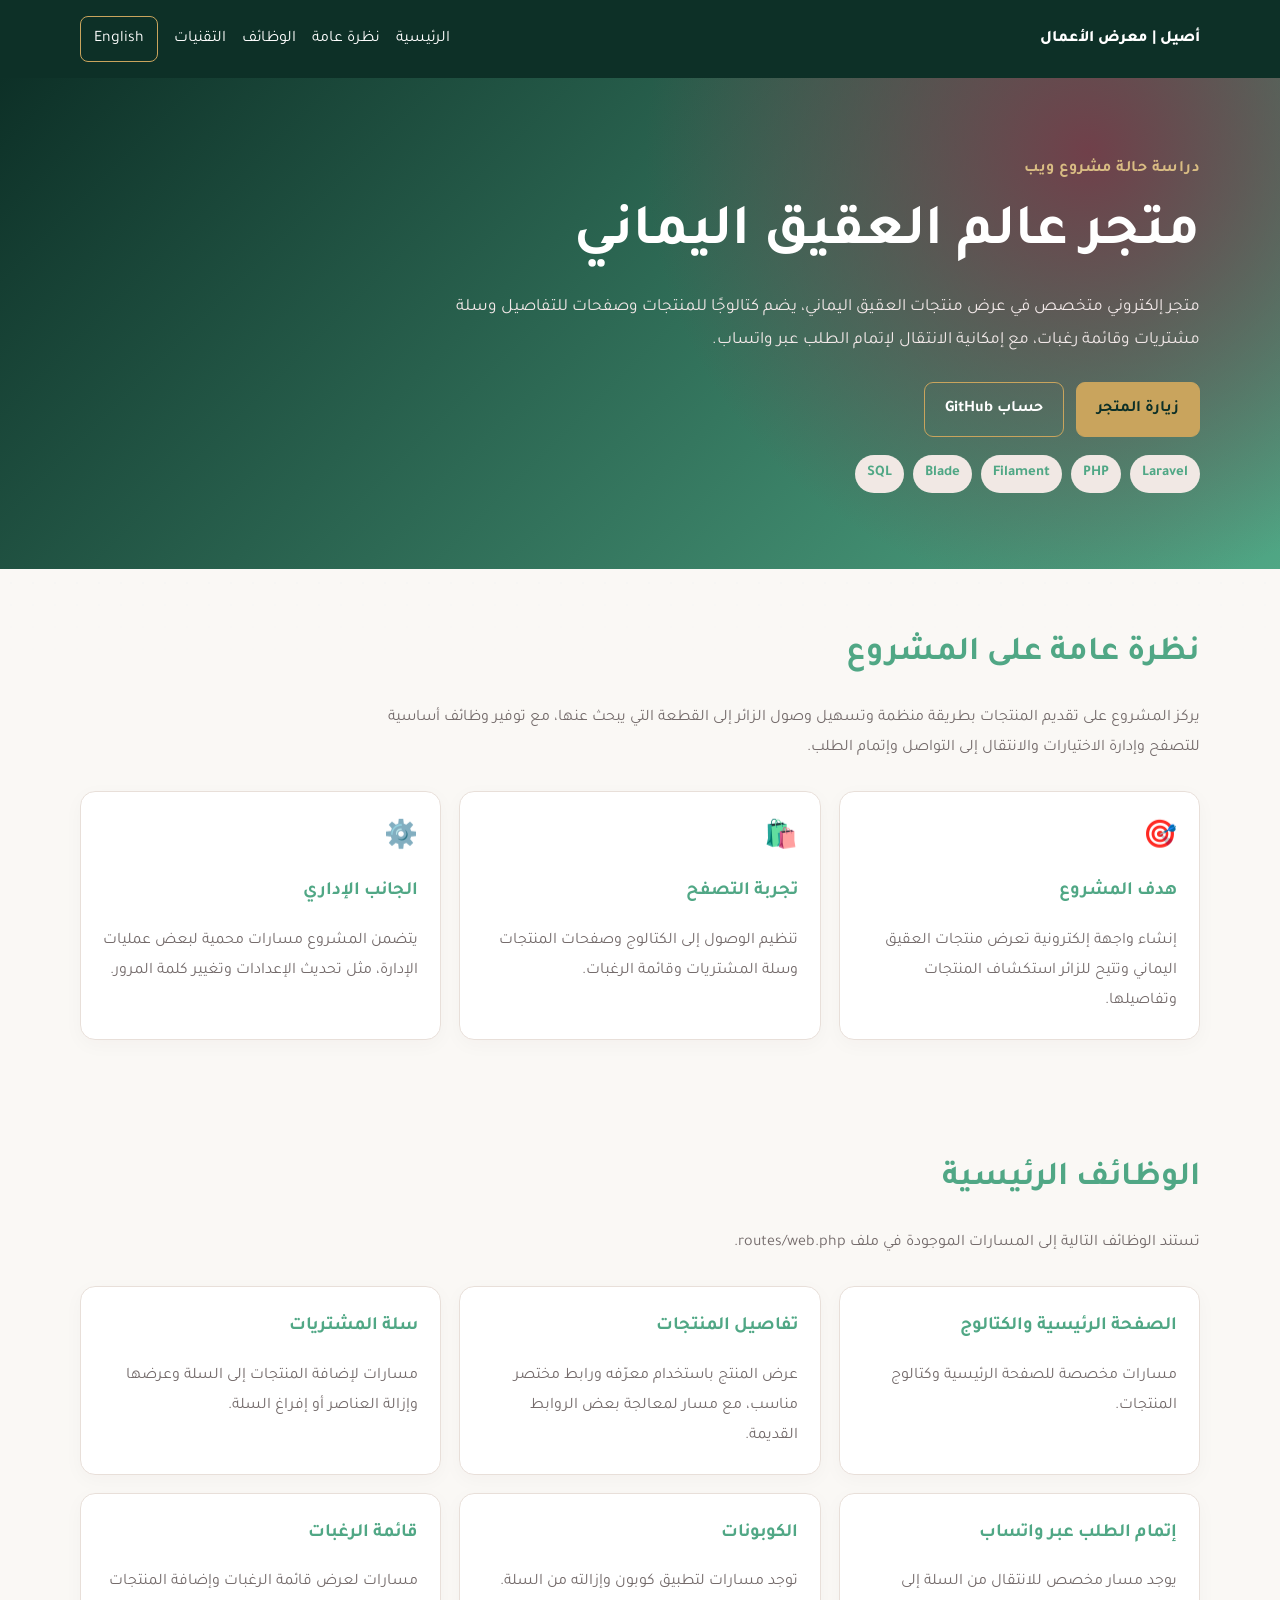
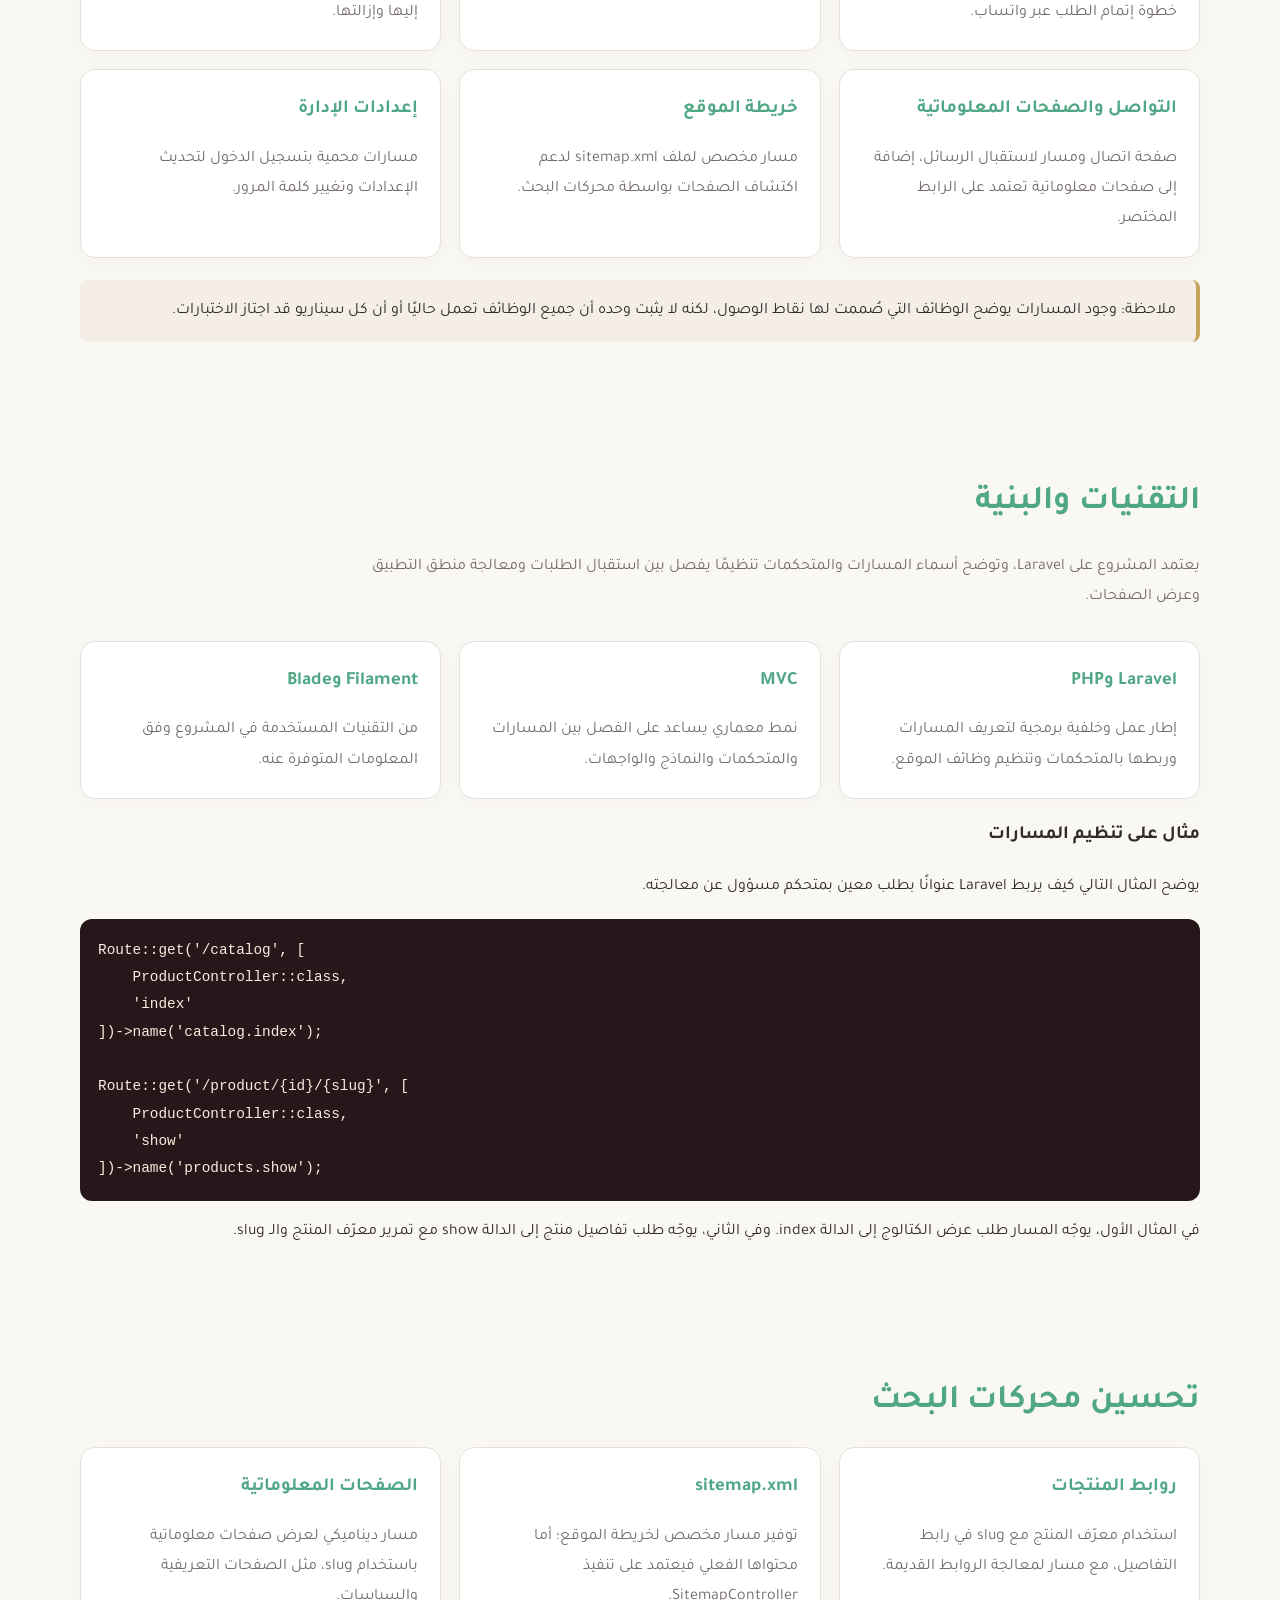
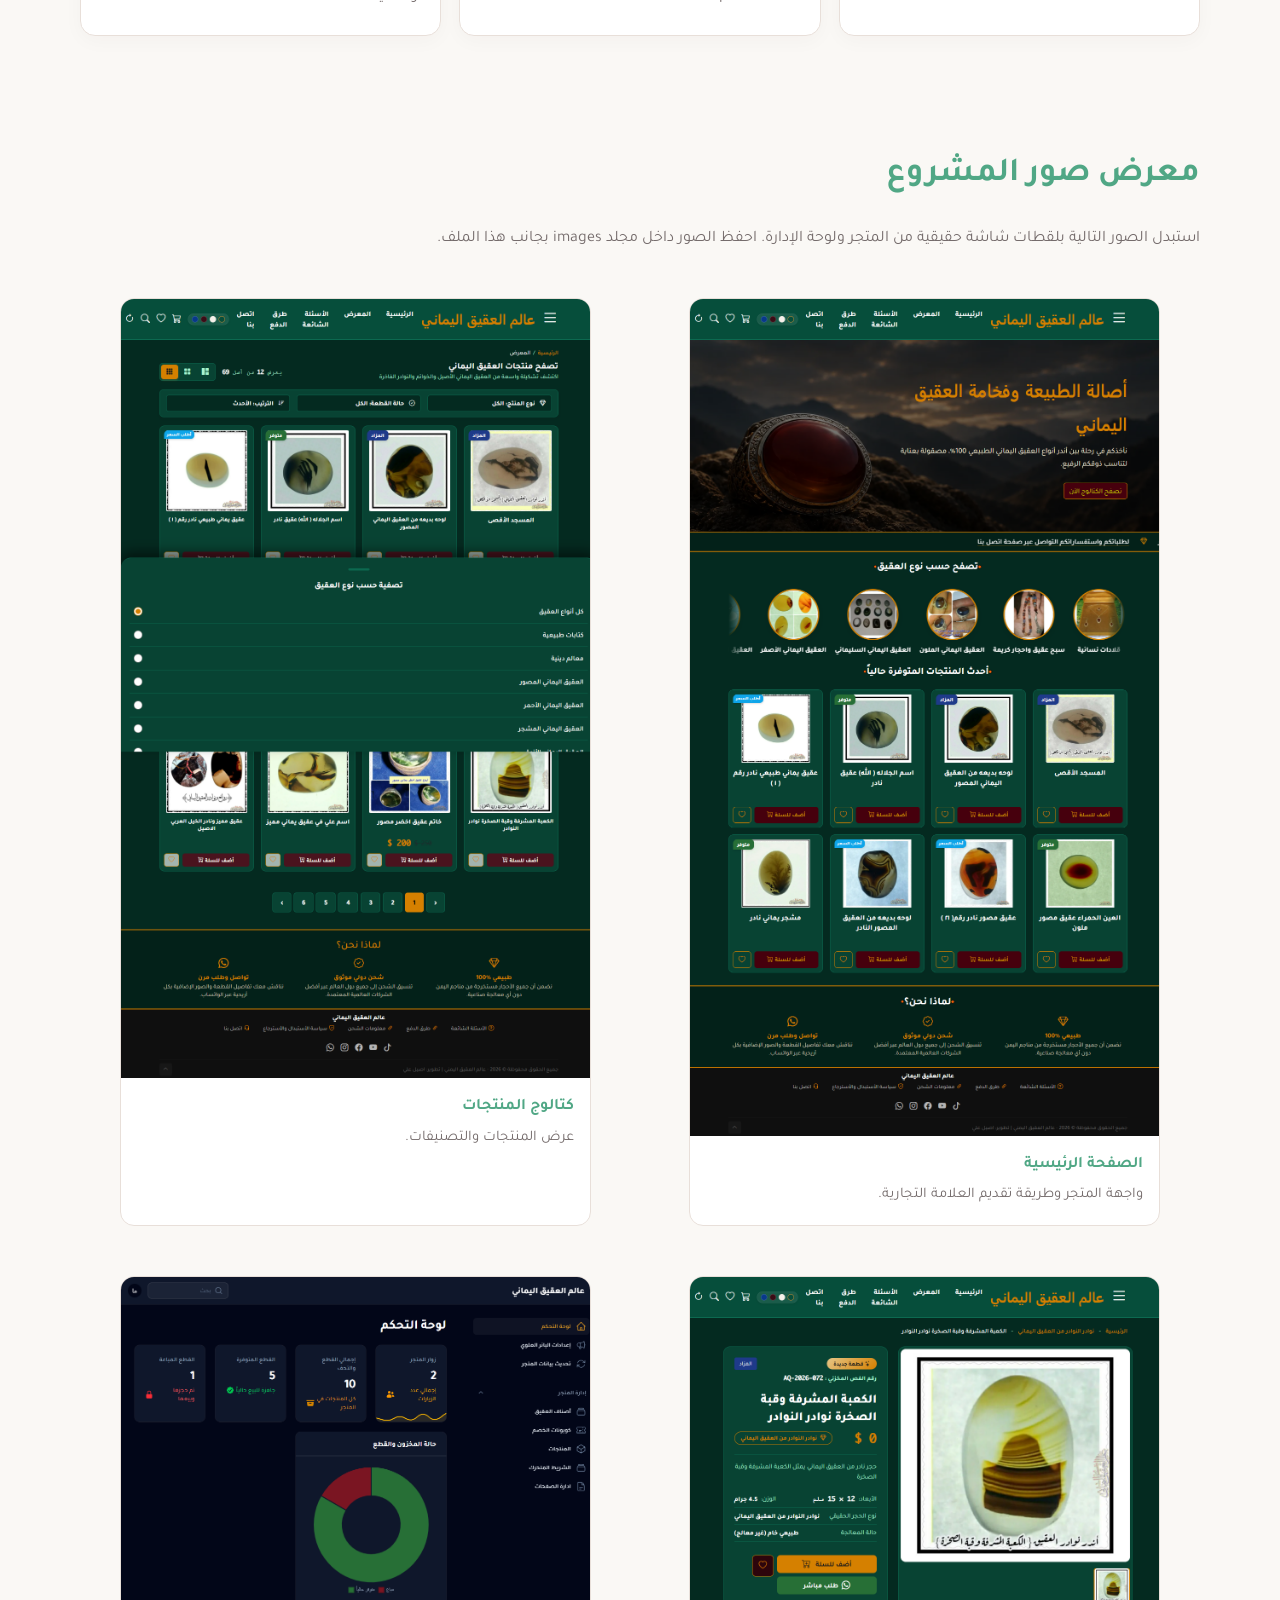
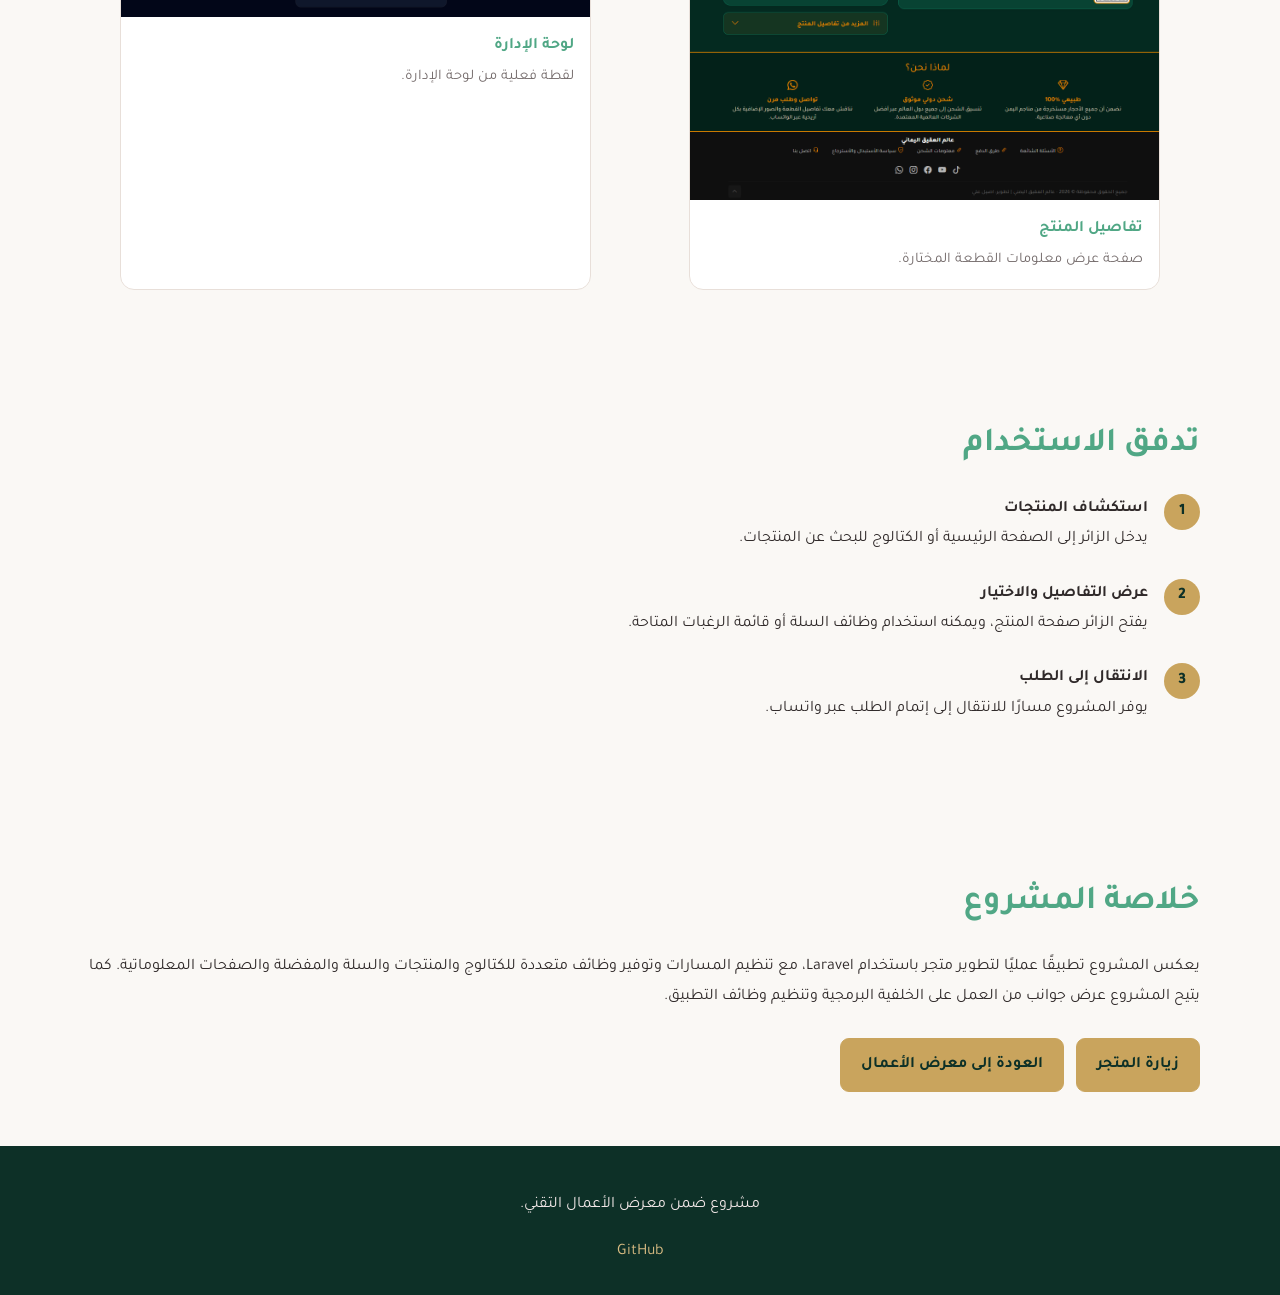
<file: projects/yemen-aqeeq.html>
<!DOCTYPE html>
<html lang="ar" dir="rtl">
<head>
    <meta charset="UTF-8">
    <meta name="viewport" content="width=device-width, initial-scale=1.0">

    <title>متجر عالم العقيق اليماني | دراسة حالة مشروع</title>

    <meta name="description"
          content="دراسة حالة تقنية لمتجر عالم العقيق اليماني، تشمل عرض المنتجات وسلة المشتريات والمفضلة والتكامل مع واتساب وتحسين محركات البحث.">

    <meta name="theme-color" content="#321019">

    <link rel="stylesheet" href="../style.css">

    <style>
        :root {
            --aq-primary: #50a785;
            --aq-dark: #0d3027;
            --aq-gold: #c9a45d;
            --aq-light-gold: #d9bc83;
            --aq-bg: #faf8f5;
            --aq-text: #302a2a;
            --aq-muted: #746b6b;
            --aq-border: #e8dfd9;
        }

        body {
            margin: 0;
            background: var(--aq-bg);
            color: var(--aq-text);
            font-family: Tajawal, Arial, sans-serif;
            line-height: 1.9;
        }

        .aq-container {
            width: min(1120px, 92%);
            margin-inline: auto;
        }

        .aq-nav {
            background: var(--aq-dark);
            color: white;
            padding: 16px 0;
        }

        .aq-nav-inner {
            display: flex;
            align-items: center;
            justify-content: space-between;
            gap: 16px;
            flex-wrap: wrap;
        }

        .aq-brand {
            color: white;
            font-weight: 800;
            text-decoration: none;
        }

        .aq-nav a,
        .aq-nav button {
            color: white;
        }

        .aq-nav-links {
            display: flex;
            gap: 16px;
            flex-wrap: wrap;
            align-items: center;
        }

        .aq-nav-links a {
            text-decoration: none;
        }

        .aq-lang {
            background: transparent;
            border: 1px solid var(--aq-gold);
            padding: 7px 13px;
            border-radius: 8px;
            cursor: pointer;
        }

        .aq-hero {
            background:
                radial-gradient(circle at 85% 15%, #70404a 0, transparent 38%),
                linear-gradient(135deg, var(--aq-dark), var(--aq-primary));
            color: white;
            padding: 76px 0;
        }

        .aq-kicker {
            color: var(--aq-light-gold);
            font-weight: 700;
            letter-spacing: .5px;
        }

        .aq-hero h1 {
            font-size: clamp(2rem, 5vw, 3.6rem);
            line-height: 1.35;
            margin: 12px 0;
        }

        .aq-hero p {
            max-width: 760px;
            color: #f2e8e8;
            font-size: 1.08rem;
        }

        .aq-actions {
            display: flex;
            gap: 12px;
            flex-wrap: wrap;
            margin-top: 25px;
        }

        .aq-btn {
            display: inline-block;
            padding: 11px 20px;
            border-radius: 9px;
            text-decoration: none;
            font-weight: 700;
            border: 1px solid var(--aq-gold);
        }

        .aq-btn-primary {
            color: var(--aq-dark);
            background: var(--aq-gold);
        }

        .aq-btn-secondary {
            color: white;
            background: transparent;
        }

        .aq-section {
            padding: 54px 0;
        }

        .aq-section h2 {
            color: var(--aq-primary);
            font-size: clamp(1.5rem, 3vw, 2.1rem);
            margin: 0 0 12px;
        }

        .aq-lead {
            color: var(--aq-muted);
            max-width: 850px;
            margin-bottom: 28px;
        }

        .aq-grid {
            display: grid;
            grid-template-columns: repeat(3, minmax(0, 1fr));
            gap: 18px;
        }

        .aq-card {
            background: white;
            border: 1px solid var(--aq-border);
            border-radius: 15px;
            padding: 22px;
            box-shadow: 0 5px 20px #32101908;
        }

        .aq-card h3 {
            color: var(--aq-primary);
            margin-top: 0;
            margin-bottom: 8px;
        }

        .aq-card p {
            margin-bottom: 0;
            color: var(--aq-muted);
        }

        .aq-feature-icon {
            font-size: 1.7rem;
            margin-bottom: 8px;
        }

        .aq-tags {
            display: flex;
            flex-wrap: wrap;
            gap: 9px;
            margin-top: 18px;
        }

        .aq-tag {
            display: inline-block;
            padding: 5px 12px;
            border-radius: 20px;
            background: #f1e8e4;
            color: var(--aq-primary);
            font-size: .92rem;
            font-weight: 700;
        }

        .aq-highlight {
            border-right: 4px solid var(--aq-gold);
            padding: 16px 20px;
            background: #f4eee7;
            border-radius: 8px;
            margin: 22px 0;
        }

        .aq-list {
            padding-inline-start: 22px;
        }

        .aq-list li {
            margin-bottom: 8px;
        }

        .aq-gallery {
            display: grid;
            grid-template-columns: repeat(2, minmax(0, 1fr));
            gap: 18px;
        }

        .aq-shot {
            background: white;
            border: 1px solid var(--aq-border);
            border-radius: 14px;
            overflow: hidden;
        }

       .aq-shot img {
    display: block;
    width: 100%;
    height: auto;
    object-fit: contain;
    background: #eee6e0;
}

        .aq-shot figcaption {
            padding: 14px 16px;
        }

        .aq-shot figcaption strong {
            display: block;
            color: var(--aq-primary);
        }

        .aq-shot figcaption span {
            color: var(--aq-muted);
            font-size: .92rem;
        }

        .aq-code {
            direction: ltr;
            text-align: left;
            overflow-x: auto;
            background: #25171a;
            color: #f8eede;
            padding: 18px;
            border-radius: 12px;
            font-size: .9rem;
        }

        .aq-steps {
            counter-reset: aq-step;
            list-style: none;
            padding: 0;
        }

        .aq-steps li {
            counter-increment: aq-step;
            position: relative;
            padding: 0 52px 24px 0;
        }

        .aq-steps li::before {
            content: counter(aq-step);
            position: absolute;
            right: 0;
            top: 0;
            width: 36px;
            height: 36px;
            display: grid;
            place-items: center;
            border-radius: 50%;
            color: var(--aq-dark);
            background: var(--aq-gold);
            font-weight: 800;
        }

        .aq-footer {
            padding: 28px 0;
            background: var(--aq-dark);
            color: #f2e8e8;
            text-align: center;
        }

        .aq-footer a {
            color: var(--aq-light-gold);
        }

        [hidden] {
            display: none !important;
        }

        @media (max-width: 760px) {
            .aq-grid {
                grid-template-columns: repeat(2, minmax(0, 1fr));
            }

            .aq-hero {
                padding: 52px 0;
            }
        }

        @media (max-width: 520px) {
            .aq-grid,
            .aq-gallery {
                grid-template-columns: 1fr;
            }

            .aq-nav-inner {
                align-items: flex-start;
            }
        }
    </style>
</head>

<body>
<header class="aq-nav">
    <div class="aq-container aq-nav-inner">
        <a class="aq-brand" href="../index.html"
           data-ar="أصيل | معرض الأعمال"
           data-en="Aseel | Portfolio">أصيل | معرض الأعمال</a>

        <nav class="aq-nav-links" aria-label="التنقل الرئيسي">
            <a href="../index.html"
               data-ar="الرئيسية"
               data-en="Home">الرئيسية</a>

            <a href="#overview"
               data-ar="نظرة عامة"
               data-en="Overview">نظرة عامة</a>

            <a href="#features"
               data-ar="الوظائف"
               data-en="Features">الوظائف</a>

            <a href="#technology"
               data-ar="التقنيات"
               data-en="Technology">التقنيات</a>

            <button class="aq-lang" id="aq-language" type="button">
                English
            </button>
        </nav>
    </div>
</header>

<main>
    <section class="aq-hero">
        <div class="aq-container">
            <div class="aq-kicker"
                 data-ar="دراسة حالة مشروع ويب"
                 data-en="Web Development Case Study">
                دراسة حالة مشروع ويب
            </div>

            <h1 data-ar="متجر عالم العقيق اليماني"
                data-en="Yemen Aqeeq Online Store">
                متجر عالم العقيق اليماني
            </h1>

            <p data-ar="متجر إلكتروني متخصص في عرض منتجات العقيق اليماني، يضم كتالوجًا للمنتجات وصفحات للتفاصيل وسلة مشتريات وقائمة رغبات، مع إمكانية الانتقال لإتمام الطلب عبر واتساب."
               data-en="An online store focused on Yemeni agate products, featuring a product catalog, product detail pages, a shopping cart, a wishlist, and a WhatsApp-based order handoff.">
                متجر إلكتروني متخصص في عرض منتجات العقيق اليماني، يضم كتالوجًا للمنتجات وصفحات للتفاصيل وسلة مشتريات وقائمة رغبات، مع إمكانية الانتقال لإتمام الطلب عبر واتساب.
            </p>

            <div class="aq-actions">
                <a class="aq-btn aq-btn-primary"
                   href="https://yemenaqeeq.com/"
                   target="_blank"
                   rel="noopener noreferrer"
                   data-ar="زيارة المتجر"
                   data-en="Visit Store">زيارة المتجر</a>

                <a class="aq-btn aq-btn-secondary"
                   href="https://github.com/aseelali775"
                   target="_blank"
                   rel="noopener noreferrer"
                   data-ar="حساب GitHub"
                   data-en="GitHub Profile">حساب GitHub</a>
            </div>

            <div class="aq-tags">
                <span class="aq-tag">Laravel</span>
                <span class="aq-tag">PHP</span>
                <span class="aq-tag">Filament</span>
                <span class="aq-tag">Blade</span>
                <span class="aq-tag">SQL</span>
            </div>
        </div>
    </section>

    <section class="aq-section" id="overview">
        <div class="aq-container">
            <h2 data-ar="نظرة عامة على المشروع"
                data-en="Project Overview">نظرة عامة على المشروع</h2>

            <p class="aq-lead"
               data-ar="يركز المشروع على تقديم المنتجات بطريقة منظمة وتسهيل وصول الزائر إلى القطعة التي يبحث عنها، مع توفير وظائف أساسية للتصفح وإدارة الاختيارات والانتقال إلى التواصل وإتمام الطلب."
               data-en="The project focuses on presenting products in an organized way, helping visitors find items, manage selections, and proceed to contact and order completion.">
                يركز المشروع على تقديم المنتجات بطريقة منظمة وتسهيل وصول الزائر إلى القطعة التي يبحث عنها، مع توفير وظائف أساسية للتصفح وإدارة الاختيارات والانتقال إلى التواصل وإتمام الطلب.
            </p>

            <div class="aq-grid">
                <article class="aq-card">
                    <div class="aq-feature-icon">🎯</div>
                    <h3 data-ar="هدف المشروع"
                        data-en="Project Goal">هدف المشروع</h3>
                    <p data-ar="إنشاء واجهة إلكترونية تعرض منتجات العقيق اليماني وتتيح للزائر استكشاف المنتجات وتفاصيلها."
                       data-en="Build an online storefront for Yemeni agate products and let visitors explore items and their details.">
                        إنشاء واجهة إلكترونية تعرض منتجات العقيق اليماني وتتيح للزائر استكشاف المنتجات وتفاصيلها.
                    </p>
                </article>

                <article class="aq-card">
                    <div class="aq-feature-icon">🛍️</div>
                    <h3 data-ar="تجربة التصفح"
                        data-en="Browsing Experience">تجربة التصفح</h3>
                    <p data-ar="تنظيم الوصول إلى الكتالوج وصفحات المنتجات وسلة المشتريات وقائمة الرغبات."
                       data-en="Organize access to the catalog, product pages, shopping cart, and wishlist.">
                        تنظيم الوصول إلى الكتالوج وصفحات المنتجات وسلة المشتريات وقائمة الرغبات.
                    </p>
                </article>

                <article class="aq-card">
                    <div class="aq-feature-icon">⚙️</div>
                    <h3 data-ar="الجانب الإداري"
                        data-en="Administration">الجانب الإداري</h3>
                    <p data-ar="يتضمن المشروع مسارات محمية لبعض عمليات الإدارة، مثل تحديث الإعدادات وتغيير كلمة المرور."
                       data-en="The project includes protected routes for administrative operations such as updating settings and changing a password.">
                        يتضمن المشروع مسارات محمية لبعض عمليات الإدارة، مثل تحديث الإعدادات وتغيير كلمة المرور.
                    </p>
                </article>
            </div>
        </div>
    </section>

    <section class="aq-section" id="features">
        <div class="aq-container">
            <h2 data-ar="الوظائف الرئيسية"
                data-en="Core Features">الوظائف الرئيسية</h2>

            <p class="aq-lead"
               data-ar="تستند الوظائف التالية إلى المسارات الموجودة في ملف routes/web.php."
               data-en="The following features are based on the routes defined in routes/web.php.">
                تستند الوظائف التالية إلى المسارات الموجودة في ملف routes/web.php.
            </p>

            <div class="aq-grid">
                <article class="aq-card">
                    <h3 data-ar="الصفحة الرئيسية والكتالوج"
                        data-en="Homepage and Catalog">الصفحة الرئيسية والكتالوج</h3>
                    <p data-ar="مسارات مخصصة للصفحة الرئيسية وكتالوج المنتجات."
                       data-en="Dedicated routes for the homepage and product catalog.">
                        مسارات مخصصة للصفحة الرئيسية وكتالوج المنتجات.
                    </p>
                </article>

                <article class="aq-card">
                    <h3 data-ar="تفاصيل المنتجات"
                        data-en="Product Details">تفاصيل المنتجات</h3>
                    <p data-ar="عرض المنتج باستخدام معرّفه ورابط مختصر مناسب، مع مسار لمعالجة بعض الروابط القديمة."
                       data-en="Product pages use an identifier and a slug, with a route for handling certain legacy URLs.">
                        عرض المنتج باستخدام معرّفه ورابط مختصر مناسب، مع مسار لمعالجة بعض الروابط القديمة.
                    </p>
                </article>

                <article class="aq-card">
                    <h3 data-ar="سلة المشتريات"
                        data-en="Shopping Cart">سلة المشتريات</h3>
                    <p data-ar="مسارات لإضافة المنتجات إلى السلة وعرضها وإزالة العناصر أو إفراغ السلة."
                       data-en="Routes support adding items, viewing the cart, removing items, and clearing the cart.">
                        مسارات لإضافة المنتجات إلى السلة وعرضها وإزالة العناصر أو إفراغ السلة.
                    </p>
                </article>

                <article class="aq-card">
                    <h3 data-ar="إتمام الطلب عبر واتساب"
                        data-en="WhatsApp Order Handoff">إتمام الطلب عبر واتساب</h3>
                    <p data-ar="يوجد مسار مخصص للانتقال من السلة إلى خطوة إتمام الطلب عبر واتساب."
                       data-en="A dedicated route handles the transition from the cart to WhatsApp order completion.">
                        يوجد مسار مخصص للانتقال من السلة إلى خطوة إتمام الطلب عبر واتساب.
                    </p>
                </article>

                <article class="aq-card">
                    <h3 data-ar="الكوبونات"
                        data-en="Coupons">الكوبونات</h3>
                    <p data-ar="توجد مسارات لتطبيق كوبون وإزالته من السلة."
                       data-en="Routes are defined for applying and removing a cart coupon.">
                        توجد مسارات لتطبيق كوبون وإزالته من السلة.
                    </p>
                </article>

                <article class="aq-card">
                    <h3 data-ar="قائمة الرغبات"
                        data-en="Wishlist">قائمة الرغبات</h3>
                    <p data-ar="مسارات لعرض قائمة الرغبات وإضافة المنتجات إليها وإزالتها."
                       data-en="Routes support viewing the wishlist and adding or removing products.">
                        مسارات لعرض قائمة الرغبات وإضافة المنتجات إليها وإزالتها.
                    </p>
                </article>

                <article class="aq-card">
                    <h3 data-ar="التواصل والصفحات المعلوماتية"
                        data-en="Contact and Information Pages">التواصل والصفحات المعلوماتية</h3>
                    <p data-ar="صفحة اتصال ومسار لاستقبال الرسائل، إضافة إلى صفحات معلوماتية تعتمد على الرابط المختصر."
                       data-en="A contact page and message-submission route, along with information pages selected by slug.">
                        صفحة اتصال ومسار لاستقبال الرسائل، إضافة إلى صفحات معلوماتية تعتمد على الرابط المختصر.
                    </p>
                </article>

                <article class="aq-card">
                    <h3 data-ar="خريطة الموقع"
                        data-en="Sitemap">خريطة الموقع</h3>
                    <p data-ar="مسار مخصص لملف sitemap.xml لدعم اكتشاف الصفحات بواسطة محركات البحث."
                       data-en="A dedicated sitemap.xml route to help search engines discover site pages.">
                        مسار مخصص لملف sitemap.xml لدعم اكتشاف الصفحات بواسطة محركات البحث.
                    </p>
                </article>

                <article class="aq-card">
                    <h3 data-ar="إعدادات الإدارة"
                        data-en="Administrative Settings">إعدادات الإدارة</h3>
                    <p data-ar="مسارات محمية بتسجيل الدخول لتحديث الإعدادات وتغيير كلمة المرور."
                       data-en="Authenticated routes for updating settings and changing the password.">
                        مسارات محمية بتسجيل الدخول لتحديث الإعدادات وتغيير كلمة المرور.
                    </p>
                </article>
            </div>

            <div class="aq-highlight"
                 data-ar="ملاحظة: وجود المسارات يوضح الوظائف التي صُممت لها نقاط الوصول، لكنه لا يثبت وحده أن جميع الوظائف تعمل حاليًا أو أن كل سيناريو قد اجتاز الاختبارات."
                 data-en="Note: Route definitions show the intended application endpoints, but do not independently prove that every feature currently works or that every scenario has passed testing.">
                ملاحظة: وجود المسارات يوضح الوظائف التي صُممت لها نقاط الوصول، لكنه لا يثبت وحده أن جميع الوظائف تعمل حاليًا أو أن كل سيناريو قد اجتاز الاختبارات.
            </div>
        </div>
    </section>

    <section class="aq-section" id="technology">
        <div class="aq-container">
            <h2 data-ar="التقنيات والبنية"
                data-en="Technology and Architecture">التقنيات والبنية</h2>

            <p class="aq-lead"
               data-ar="يعتمد المشروع على Laravel، وتوضح أسماء المسارات والمتحكمات تنظيمًا يفصل بين استقبال الطلبات ومعالجة منطق التطبيق وعرض الصفحات."
               data-en="The project uses Laravel. Its routes and controller structure separates request handling, application logic, and page rendering.">
                يعتمد المشروع على Laravel، وتوضح أسماء المسارات والمتحكمات تنظيمًا يفصل بين استقبال الطلبات ومعالجة منطق التطبيق وعرض الصفحات.
            </p>

            <div class="aq-grid">
                <article class="aq-card">
                    <h3>Laravel وPHP</h3>
                    <p data-ar="إطار عمل وخلفية برمجية لتعريف المسارات وربطها بالمتحكمات وتنظيم وظائف الموقع."
                       data-en="Backend framework and language for routing requests and organizing application features.">
                        إطار عمل وخلفية برمجية لتعريف المسارات وربطها بالمتحكمات وتنظيم وظائف الموقع.
                    </p>
                </article>

                <article class="aq-card">
                    <h3>MVC</h3>
                    <p data-ar="نمط معماري يساعد على الفصل بين المسارات والمتحكمات والنماذج والواجهات."
                       data-en="An architectural pattern that separates routing, controllers, models, and views.">
                        نمط معماري يساعد على الفصل بين المسارات والمتحكمات والنماذج والواجهات.
                    </p>
                </article>

                <article class="aq-card">
                    <h3>Filament وBlade</h3>
                    <p data-ar="من التقنيات المستخدمة في المشروع وفق المعلومات المتوفرة عنه."
                       data-en="Technologies used in the project according to the available project information.">
                        من التقنيات المستخدمة في المشروع وفق المعلومات المتوفرة عنه.
                    </p>
                </article>
            </div>

            <h3 data-ar="مثال على تنظيم المسارات"
                data-en="Example of Route Organization">مثال على تنظيم المسارات</h3>

            <p data-ar="يوضح المثال التالي كيف يربط Laravel عنوانًا بطلب معين بمتحكم مسؤول عن معالجته."
               data-en="The following example illustrates how Laravel maps a URL to a controller responsible for handling the request.">
                يوضح المثال التالي كيف يربط Laravel عنوانًا بطلب معين بمتحكم مسؤول عن معالجته.
            </p>

            <pre class="aq-code"><code>Route::get('/catalog', [
    ProductController::class,
    'index'
])->name('catalog.index');

Route::get('/product/{id}/{slug}', [
    ProductController::class,
    'show'
])->name('products.show');</code></pre>

            <p data-ar="في المثال الأول، يوجّه المسار طلب عرض الكتالوج إلى الدالة index. وفي الثاني، يوجّه طلب تفاصيل منتج إلى الدالة show مع تمرير معرّف المنتج والـ slug."
               data-en="The first route directs catalog requests to index. The second directs product-detail requests to show, passing the product identifier and slug.">
                في المثال الأول، يوجّه المسار طلب عرض الكتالوج إلى الدالة index. وفي الثاني، يوجّه طلب تفاصيل منتج إلى الدالة show مع تمرير معرّف المنتج والـ slug.
            </p>
        </div>
    </section>

    <section class="aq-section" id="seo">
        <div class="aq-container">
            <h2 data-ar="تحسين محركات البحث"
                data-en="Search Engine Optimization">تحسين محركات البحث</h2>

            <div class="aq-grid">
                <article class="aq-card">
                    <h3 data-ar="روابط المنتجات"
                        data-en="Product URLs">روابط المنتجات</h3>
                    <p data-ar="استخدام معرّف المنتج مع slug في رابط التفاصيل، مع مسار لمعالجة الروابط القديمة."
                       data-en="Product detail URLs include an identifier and slug, with a route for legacy URL handling.">
                        استخدام معرّف المنتج مع slug في رابط التفاصيل، مع مسار لمعالجة الروابط القديمة.
                    </p>
                </article>

                <article class="aq-card">
                    <h3> sitemap.xml </h3>
                    <p data-ar="توفير مسار مخصص لخريطة الموقع؛ أما محتواها الفعلي فيعتمد على تنفيذ SitemapController."
                       data-en="A dedicated sitemap route is defined; its actual contents depend on the SitemapController implementation.">
                        توفير مسار مخصص لخريطة الموقع؛ أما محتواها الفعلي فيعتمد على تنفيذ SitemapController.
                    </p>
                </article>

                <article class="aq-card">
                    <h3 data-ar="الصفحات المعلوماتية"
                        data-en="Information Pages">الصفحات المعلوماتية</h3>
                    <p data-ar="مسار ديناميكي لعرض صفحات معلوماتية باستخدام slug، مثل الصفحات التعريفية والسياسات."
                       data-en="A dynamic route serves information pages using a slug, such as company information and policies.">
                        مسار ديناميكي لعرض صفحات معلوماتية باستخدام slug، مثل الصفحات التعريفية والسياسات.
                    </p>
                </article>
            </div>
        </div>
    </section>

    <section class="aq-section" id="gallery">
        <div class="aq-container">
            <h2 data-ar="معرض صور المشروع"
                data-en="Project Gallery">معرض صور المشروع</h2>

            <p class="aq-lead"
               data-ar="استبدل الصور التالية بلقطات شاشة حقيقية من المتجر ولوحة الإدارة. احفظ الصور داخل مجلد images بجانب هذا الملف."
               data-en="Replace the sample image paths below with real screenshots of the store and admin panel. Save the images in an images folder beside this file.">
                استبدل الصور التالية بلقطات شاشة حقيقية من المتجر ولوحة الإدارة. احفظ الصور داخل مجلد images بجانب هذا الملف.
            </p>

            <div class="aq-gallery">
                <figure class="aq-shot">
                    <img src="images/yemen-aqeeq/store-home.png"
                         alt="الصفحة الرئيسية لمتجر عالم العقيق اليماني"
                         loading="lazy">
                    <figcaption>
                        <strong data-ar="الصفحة الرئيسية"
                                data-en="Homepage">الصفحة الرئيسية</strong>
                        <span data-ar="واجهة المتجر وطريقة تقديم العلامة التجارية."
                              data-en="Storefront and brand presentation.">
                            واجهة المتجر وطريقة تقديم العلامة التجارية.
                        </span>
                    </figcaption>
                </figure>

                <figure class="aq-shot">
                    <img src="images/yemen-aqeeq/product-catalog.png"
                         alt="كتالوج منتجات العقيق"
                         loading="lazy">
                    <figcaption>
                        <strong data-ar="كتالوج المنتجات"
                                data-en="Product Catalog">كتالوج المنتجات</strong>
                        <span data-ar="عرض المنتجات والتصنيفات."
                              data-en="Product and category presentation.">
                            عرض المنتجات والتصنيفات.
                        </span>
                    </figcaption>
                </figure>

                <figure class="aq-shot">
                    <img src="images/yemen-aqeeq/product-details.png"
                         alt="صفحة تفاصيل منتج"
                         loading="lazy">
                    <figcaption>
                        <strong data-ar="تفاصيل المنتج"
                                data-en="Product Details">تفاصيل المنتج</strong>
                        <span data-ar="صفحة عرض معلومات القطعة المختارة."
                              data-en="Details page for a selected item.">
                            صفحة عرض معلومات القطعة المختارة.
                        </span>
                    </figcaption>
                </figure>

                <figure class="aq-shot">
                    <img src="images/yemen-aqeeq/admin-panel.png"
                         alt="لوحة إدارة المتجر"
                         loading="lazy">
                    <figcaption>
                        <strong data-ar="لوحة الإدارة"
                                data-en="Admin Panel">لوحة الإدارة</strong>
                        <span data-ar="لقطة فعلية من لوحة الإدارة."
                              data-en="A real screenshot of the admin panel.">
                            لقطة فعلية من لوحة الإدارة.
                        </span>
                    </figcaption>
                </figure>
            </div>
        </div>
    </section>

    <section class="aq-section" id="workflow">
        <div class="aq-container">
            <h2 data-ar="تدفق الاستخدام"
                data-en="User Workflow">تدفق الاستخدام</h2>

            <ol class="aq-steps">
                <li>
                    <strong data-ar="استكشاف المنتجات"
                            data-en="Explore Products">استكشاف المنتجات</strong>
                    <div data-ar="يدخل الزائر إلى الصفحة الرئيسية أو الكتالوج للبحث عن المنتجات."
                         data-en="The visitor opens the homepage or catalog to browse products.">
                        يدخل الزائر إلى الصفحة الرئيسية أو الكتالوج للبحث عن المنتجات.
                    </div>
                </li>

                <li>
                    <strong data-ar="عرض التفاصيل والاختيار"
                            data-en="View Details and Select">عرض التفاصيل والاختيار</strong>
                    <div data-ar="يفتح الزائر صفحة المنتج، ويمكنه استخدام وظائف السلة أو قائمة الرغبات المتاحة."
                         data-en="The visitor opens a product page and can use the available cart or wishlist features.">
                        يفتح الزائر صفحة المنتج، ويمكنه استخدام وظائف السلة أو قائمة الرغبات المتاحة.
                    </div>
                </li>

                <li>
                    <strong data-ar="الانتقال إلى الطلب"
                            data-en="Proceed to Order">الانتقال إلى الطلب</strong>
                    <div data-ar="يوفر المشروع مسارًا للانتقال إلى إتمام الطلب عبر واتساب."
                         data-en="The project provides a route for handing the order over to WhatsApp.">
                        يوفر المشروع مسارًا للانتقال إلى إتمام الطلب عبر واتساب.
                    </div>
                </li>
            </ol>
        </div>
    </section>

    <section class="aq-section" id="conclusion">
        <div class="aq-container">
            <h2 data-ar="خلاصة المشروع"
                data-en="Project Summary">خلاصة المشروع</h2>

            <p data-ar="يعكس المشروع تطبيقًا عمليًا لتطوير متجر باستخدام Laravel، مع تنظيم المسارات وتوفير وظائف متعددة للكتالوج والمنتجات والسلة والمفضلة والصفحات المعلوماتية. كما يتيح المشروع عرض جوانب من العمل على الخلفية البرمجية وتنظيم وظائف التطبيق."
               data-en="This project demonstrates practical store development with Laravel, including organized routes and features for the catalog, products, cart, wishlist, and information pages. It also provides an example of backend development and application organization.">
                يعكس المشروع تطبيقًا عمليًا لتطوير متجر باستخدام Laravel، مع تنظيم المسارات وتوفير وظائف متعددة للكتالوج والمنتجات والسلة والمفضلة والصفحات المعلوماتية. كما يتيح المشروع عرض جوانب من العمل على الخلفية البرمجية وتنظيم وظائف التطبيق.
            </p>

            <div class="aq-actions">
                <a class="aq-btn aq-btn-primary"
                   href="https://yemenaqeeq.com/"
                   target="_blank"
                   rel="noopener noreferrer"
                   data-ar="زيارة المتجر"
                   data-en="Visit Store">زيارة المتجر</a>

                <a class="aq-btn aq-btn-primary"
                   href="../index.html"
                   data-ar="العودة إلى معرض الأعمال"
                   data-en="Back to Portfolio">العودة إلى معرض الأعمال</a>
            </div>
        </div>
    </section>
</main>

<footer class="aq-footer">
    <div class="aq-container">
        <p data-ar="مشروع ضمن معرض الأعمال التقني."
           data-en="A project featured in the development portfolio.">
            مشروع ضمن معرض الأعمال التقني.
        </p>

        <a href="https://github.com/aseelali775"
           target="_blank"
           rel="noopener noreferrer">GitHub</a>
    </div>
</footer>

<script>
    (() => {
        const languageButton = document.getElementById('aq-language');
        let currentLanguage = 'ar';

        function setLanguage(language) {
            currentLanguage = language;

            document.documentElement.lang = language;
            document.documentElement.dir = language === 'ar' ? 'rtl' : 'ltr';

            document.querySelectorAll('[data-ar][data-en]').forEach((element) => {
                const value = element.getAttribute(`data-${language}`);

                if (value !== null) {
                    element.textContent = value;
                }
            });

            languageButton.textContent = language === 'ar' ? 'English' : 'العربية';
        }

        languageButton.addEventListener('click', () => {
            setLanguage(currentLanguage === 'ar' ? 'en' : 'ar');
        });

        setLanguage('ar');
    })();
</script>
</body>
</html>
</file>
<file: style.css>
@import url('https://fonts.googleapis.com/css2?family=Inter:wght@400;500;600;700;800&family=Tajawal:wght@400;500;600;700;800&display=swap');
:root{color-scheme:dark;--bg:#08111f;--bg-soft:#0b1728;--panel:#101f33;--panel-2:#12243a;--text:#f1f6ff;--muted:#9bacc3;--line:rgba(150,185,225,.14);--blue:#168cff;--cyan:#36c5f0;--blue-soft:rgba(22,140,255,.12);--shadow:0 24px 70px rgba(0,0,0,.28);--container:1160px;--header:rgba(8,17,31,.84)}
:root[data-theme="light"]{color-scheme:light;--bg:#f5f8fc;--bg-soft:#edf3fa;--panel:#fff;--panel-2:#f9fbff;--text:#13243b;--muted:#62738a;--line:rgba(35,68,110,.14);--blue:#0879e8;--cyan:#009fce;--blue-soft:rgba(8,121,232,.09);--shadow:0 24px 65px rgba(27,56,92,.11);--header:rgba(245,248,252,.88)}
*{box-sizing:border-box}html{scroll-behavior:smooth;scroll-padding-top:95px}body{margin:0;background:var(--bg);color:var(--text);font-family:'Tajawal','Inter',sans-serif;line-height:1.8;overflow-x:hidden;transition:background .25s,color .25s}body:before{content:"";position:fixed;inset:0;pointer-events:none;z-index:-1;background-image:radial-gradient(rgba(92,156,225,.13) .8px,transparent .8px);background-size:22px 22px;mask-image:linear-gradient(to bottom,black,transparent 75%)}a{color:inherit;text-decoration:none}button{font:inherit}.container{width:min(var(--container),calc(100% - 48px));margin-inline:auto}.skip-link{position:fixed;top:-100px;inset-inline-start:16px;z-index:999;background:var(--blue);color:#fff;padding:10px 16px;border-radius:10px}.skip-link:focus{top:12px}.site-header{height:82px;position:sticky;top:0;z-index:100;background:var(--header);backdrop-filter:blur(18px);border-bottom:1px solid var(--line)}.navbar{height:100%;display:flex;align-items:center;justify-content:space-between;gap:26px}.logo{display:inline-flex;align-items:center;gap:11px;font-family:Inter,sans-serif;font-weight:800;font-size:1.3rem;letter-spacing:-.04em;white-space:nowrap}.logo-mark{width:37px;height:37px;display:grid;place-items:center;border:1px solid rgba(54,197,240,.5);background:linear-gradient(145deg,rgba(22,140,255,.2),rgba(54,197,240,.04));color:var(--cyan);border-radius:11px}.logo-dot,.footer-logo span{color:var(--cyan)}.nav-links{display:flex;align-items:center;gap:clamp(14px,2vw,27px);list-style:none;margin:0;padding:0}.nav-links>li>a{font-size:.94rem;color:var(--muted);font-weight:600;transition:color .2s}.nav-links>li>a:hover,.nav-links>li>a:focus-visible{color:var(--cyan)}.language-toggle,.theme-toggle{border:1px solid var(--line);background:var(--panel);color:var(--text);cursor:pointer;transition:.2s}.language-toggle{padding:6px 12px;border-radius:9px;font:700 .8rem Inter,sans-serif}.theme-toggle{width:38px;height:38px;border-radius:12px;font-size:1.35rem;line-height:1;color:var(--cyan)}.language-toggle:hover,.theme-toggle:hover{border-color:var(--cyan);transform:translateY(-1px)}.menu-toggle{display:none}
.hero{position:relative;min-height:690px;display:flex;align-items:center;padding:80px 0 95px;isolation:isolate}.hero:before{content:"";position:absolute;inset:0;z-index:-2;background:radial-gradient(ellipse at 75% 35%,rgba(13,108,205,.18),transparent 42%),linear-gradient(180deg,transparent,rgba(5,14,27,.15))}.hero-content{display:grid;grid-template-columns:1.02fr .98fr;align-items:center;gap:65px}.hero-copy{position:relative;z-index:2}.hero-badge{display:inline-flex;align-items:center;gap:10px;padding:7px 14px;border:1px solid rgba(54,197,240,.25);background:var(--blue-soft);color:var(--cyan);border-radius:30px;font-size:.88rem;font-weight:700}.status-dot{width:8px;height:8px;border-radius:50%;background:#3ce0a4;box-shadow:0 0 0 4px rgba(60,224,164,.12);flex:none}.hero-eyebrow{margin:25px 0 0;color:var(--muted);font-size:1.15rem}.hero h1{margin:0;font-size:clamp(3rem,6vw,5.6rem);line-height:1.1;letter-spacing:-.055em;font-family:'Inter','Tajawal',sans-serif;font-weight:800}.hero-period{color:var(--cyan)}.hero h2{font-size:clamp(1.3rem,2.4vw,2rem);line-height:1.4;margin:17px 0;color:var(--cyan);font-weight:700}.hero-description{max-width:610px;color:var(--muted);font-size:1.08rem;line-height:2;margin:0}.hero-actions{display:flex;align-items:center;flex-wrap:wrap;gap:13px;margin-top:29px}.button{display:inline-flex;align-items:center;justify-content:center;gap:15px;min-height:49px;padding:11px 20px;border-radius:12px;font-weight:700;transition:transform .2s,box-shadow .2s,border-color .2s}.button:hover{transform:translateY(-3px)}.button-primary{background:linear-gradient(110deg,var(--blue),#1679d8);color:#fff;box-shadow:0 10px 28px rgba(22,140,255,.22)}.button-primary:hover{box-shadow:0 14px 32px rgba(22,140,255,.3)}.button-secondary{border:1px solid var(--line);background:var(--panel);color:var(--text)}.button-secondary:hover{border-color:var(--cyan)}.button-arrow{font:700 1.2rem Inter,sans-serif}.hero-tech{display:flex;flex-wrap:wrap;gap:11px;margin-top:33px}.tech-highlight{display:inline-flex;align-items:center;gap:8px;border:1px solid var(--line);background:var(--panel);border-radius:10px;padding:8px 12px;color:var(--muted);font:600 .83rem Inter,sans-serif}.tech-highlight i{font-size:1.18rem}
.hero-art{position:relative;min-height:480px;display:grid;place-items:center;isolation:isolate}.hero-art:before{content:"";position:absolute;inset:0;z-index:-3;background-image:radial-gradient(rgba(72,162,244,.3) .9px,transparent .9px);background-size:15px 15px;mask-image:radial-gradient(ellipse,black,transparent 70%)}.portrait-backdrop{position:absolute;z-index:-2;width:72%;height:85%;right:7%;top:7%;background:linear-gradient(145deg,#0875df 0%,#103a70 50%,#0b203a 100%);clip-path:polygon(20% 0,100% 0,100% 82%,76% 100%,0 100%,0 20%);opacity:.9}.portrait-backdrop:after{content:"";position:absolute;inset:0;background:repeating-linear-gradient(135deg,transparent 0 48px,rgba(88,196,255,.2) 49px 51px,transparent 52px 90px)}.portrait-frame{position:relative;width:min(78%,365px);height:435px;overflow:hidden;border-radius:42% 42% 16px 16px;border:1px solid rgba(104,202,255,.4);background:linear-gradient(145deg,#1b426b,#0c1b30);box-shadow:0 30px 80px rgba(0,0,0,.32)}.portrait-frame:after{content:"";position:absolute;inset:0;pointer-events:none;background:linear-gradient(180deg,transparent 60%,rgba(4,13,25,.25))}.portrait-image{width:100%;height:100%;object-fit:cover;object-position:center top;display:block}.portrait-placeholder{height:100%;place-items:center;align-content:center;gap:9px;color:#fff;font-family:Inter,sans-serif}.portrait-placeholder span{font-size:9rem;line-height:1;color:#58c8f5;font-weight:800}.portrait-placeholder small{font-size:.65rem;letter-spacing:.2em;color:#bdd9f6}.hero-corner{position:absolute;width:64px;height:64px;border-color:var(--cyan);z-index:3;filter:drop-shadow(0 0 7px rgba(54,197,240,.4))}.corner-top{top:5%;right:4%;border-top:3px solid;border-right:3px solid}.corner-bottom{bottom:7%;left:7%;border-bottom:3px solid;border-left:3px solid}.portrait-label{position:absolute;bottom:8%;right:1%;display:flex;align-items:center;gap:11px;padding:13px 17px;border:1px solid rgba(114,177,229,.22);border-radius:13px;background:var(--panel);box-shadow:var(--shadow)}.portrait-label strong,.portrait-label small{display:block}.portrait-label strong{font:800 .77rem Inter,sans-serif;letter-spacing:.08em}.portrait-label small{font-size:.78rem;color:var(--muted);margin-top:2px}.floating-tech{position:absolute;display:flex;align-items:center;gap:9px;padding:10px 14px;border-radius:12px;border:1px solid rgba(117,187,240,.24);background:var(--panel);box-shadow:var(--shadow);font:700 .82rem Inter,sans-serif}.floating-tech i{font-size:1.4rem}.tech-laravel{top:18%;left:2%}.tech-php{bottom:22%;right:0}.scroll-indicator{position:absolute;bottom:24px;left:50%;width:24px;height:38px;border:1px solid var(--line);border-radius:20px;display:grid;place-items:start center;padding-top:7px}.scroll-indicator span{width:4px;height:8px;border-radius:4px;background:var(--cyan);animation:scrollDot 1.6s infinite}@keyframes scrollDot{0%{transform:translateY(0);opacity:1}100%{transform:translateY(12px);opacity:0}}
.section{padding:95px 0}.about-section,.projects-section{background:var(--bg-soft)}.section-heading{max-width:760px;margin:0 auto 43px;text-align:center}.section-kicker{display:inline-block;color:var(--cyan);font:800 .76rem Inter,sans-serif;letter-spacing:.14em;margin-bottom:10px}.section-heading h2,.contact-panel h2{font-size:clamp(1.9rem,3.4vw,2.75rem);line-height:1.35;margin:0 0 14px;font-weight:800;letter-spacing:-.025em}.section-heading p,.contact-panel>p{color:var(--muted);margin:0;font-size:1.03rem}.about-grid{display:grid;grid-template-columns:repeat(4,minmax(0,1fr));gap:17px}.about-card{position:relative;padding:25px 23px;border:1px solid var(--line);background:var(--panel);border-radius:17px;transition:transform .25s,border-color .25s,box-shadow .25s;overflow:hidden}.about-card:after{content:"";position:absolute;top:0;inset-inline-start:0;width:45px;height:3px;background:var(--cyan);opacity:.8}.about-card:hover{transform:translateY(-6px);border-color:rgba(54,197,240,.38);box-shadow:var(--shadow)}.about-icon{font:800 1rem Inter,sans-serif;color:var(--cyan);margin-bottom:20px;opacity:.9}.about-card h3{font-size:1.1rem;margin:0 0 10px}.about-card p{color:var(--muted);font-size:.94rem;line-height:1.9;margin:0}
.skills-section{background:var(--bg)}.skills-grid{display:grid;grid-template-columns:repeat(3,minmax(0,1fr));gap:18px}.skill-card{text-align:center;padding:28px 20px;border:1px solid var(--line);background:var(--panel);border-radius:17px;transition:transform .25s,border-color .25s}.skill-card:hover{transform:translateY(-5px);border-color:rgba(54,197,240,.42)}.skill-logo{width:67px;height:67px;display:grid;place-items:center;margin:0 auto 15px;border-radius:18px;background:var(--blue-soft);font-size:2.35rem}.skill-card h3{font:700 1rem Inter,'Tajawal',sans-serif;margin:0 0 5px}.skill-card p{font-size:.91rem;color:var(--muted);margin:0}.skills-note{max-width:820px;margin:28px auto 0;text-align:center;color:var(--muted);font-size:.93rem}
.projects-grid{display:grid;grid-template-columns:repeat(2,minmax(0,1fr));gap:23px}.project-card{overflow:hidden;border:1px solid var(--line);border-radius:19px;background:var(--panel);transition:transform .25s,border-color .25s,box-shadow .25s}.project-card:hover{transform:translateY(-5px);border-color:rgba(54,197,240,.34);box-shadow:var(--shadow)}.project-visual{position:relative;height:230px;overflow:hidden;padding:23px;background:#0b1c31;color:#eff7ff}.project-visual:after{content:"";position:absolute;inset:0;pointer-events:none;background:linear-gradient(0deg,rgba(6,17,31,.45),transparent 55%)}.crypto-visual{background:radial-gradient(ellipse at 75% 30%,#124f7d,transparent 50%),#091a2d}.store-visual{background:radial-gradient(ellipse at 50% 55%,#6a3d36,transparent 50%),#251a24}.visual-topline{display:flex;align-items:center;justify-content:space-between;gap:10px;position:relative;z-index:1}.visual-brand{font:800 .95rem Inter,sans-serif;letter-spacing:.05em}.visual-brand span{color:#45c5ef}.visual-indicator{font:600 .59rem Inter,sans-serif;letter-spacing:.08em;color:#a8c7de;display:flex;align-items:center;gap:6px}.visual-indicator span{width:6px;height:6px;border-radius:50%;background:#3ce0a4}.crypto-chart{position:absolute;inset-inline:8%;bottom:30px;z-index:1}.crypto-chart svg{width:100%;height:auto;max-height:145px}.project-number{position:absolute;bottom:15px;left:22px;z-index:2;font:700 .61rem Inter,sans-serif;letter-spacing:.15em;color:rgba(227,242,255,.7)}.store-frame{position:relative;z-index:1;width:75%;height:175px;margin:0 auto;background:#f7f0e7;border:5px solid rgba(255,255,255,.22);border-radius:9px;box-shadow:0 15px 40px rgba(0,0,0,.28);color:#45252b;padding:13px}.store-header{display:flex;align-items:center;justify-content:space-between;font-weight:800;font-size:.75rem}.store-menu{font-size:1.4rem;color:#9d7a4d}.agate-stone{position:absolute;width:74px;height:74px;border-radius:50%;top:45px;left:calc(50% - 37px);background:repeating-radial-gradient(ellipse at 42% 40%,#cba46a 0 4px,#6f352f 5px 8px,#d6c3a0 9px 12px,#74413b 13px 17px);box-shadow:0 7px 14px #5c3a3144}.agate-inner{position:absolute;inset:19px;border:2px solid #e6d4ae;border-radius:50%;background:radial-gradient(circle at 40% 30%,#d8b781,#5d2b32 70%)}.store-lines{position:absolute;bottom:22px;left:15px;right:15px;display:grid;gap:5px}.store-lines span{height:4px;background:#d7c5b4;border-radius:4px}.store-lines span:last-child{width:60%}.store-button{position:absolute;bottom:11px;right:14px;background:#552b34;color:#fff;padding:4px 8px;border-radius:4px;font-size:.55rem}.project-body{padding:24px 25px 20px}.project-type{font-size:.78rem;font-weight:700;color:var(--cyan)}.project-body h3{font-size:1.35rem;line-height:1.4;margin:7px 0 12px}.project-body>p{font-size:.94rem;line-height:1.95;color:var(--muted);margin:0}.project-tags{display:flex;flex-wrap:wrap;gap:7px;margin-top:19px}.project-tags span{font:600 .68rem Inter,'Tajawal',sans-serif;padding:5px 9px;border:1px solid var(--line);border-radius:7px;color:var(--muted)}.project-footer{display:flex;justify-content:space-between;align-items:center;border-top:1px solid var(--line);margin-top:20px;padding-top:14px;color:var(--muted);font-size:.81rem}.project-arrow{font-size:1.25rem;color:var(--cyan)}.projects-disclaimer{margin:24px auto 0;max-width:850px;text-align:center;color:var(--muted);font-size:.83rem}
.contact-section{padding:82px 0;background:var(--bg)}.contact-panel{position:relative;overflow:hidden;text-align:center;padding:60px 30px;border:1px solid rgba(54,197,240,.22);border-radius:24px;background:linear-gradient(125deg,var(--panel),var(--panel-2));box-shadow:var(--shadow)}.contact-decoration{position:absolute;width:330px;height:330px;top:-220px;left:calc(50% - 165px);border:1px solid rgba(54,197,240,.25);border-radius:50%;box-shadow:0 0 0 30px rgba(54,197,240,.035),0 0 0 60px rgba(54,197,240,.025)}.contact-panel .section-kicker,.contact-panel h2,.contact-panel>p,.contact-button{position:relative}.contact-panel h2{max-width:760px;margin:0 auto 13px}.contact-panel>p{max-width:700px;margin:0 auto}.contact-button{margin-top:25px}.site-footer{border-top:1px solid var(--line);padding:25px 0;background:var(--bg)}.footer-content{display:flex;align-items:center;justify-content:space-between;gap:18px;flex-wrap:wrap}.footer-logo{font:800 1.3rem Inter,sans-serif}.footer-content p{margin:0;color:var(--muted);font-size:.83rem}.copyright{font-size:.78rem!important}
:focus-visible{outline:2px solid var(--cyan);outline-offset:4px;border-radius:4px}::selection{background:rgba(54,197,240,.25)}
@media(max-width:1000px){.hero-content{gap:25px}.hero-art{min-height:420px}.portrait-frame{height:380px}.about-grid{grid-template-columns:repeat(2,minmax(0,1fr))}.nav-links{gap:13px}.nav-links>li>a{font-size:.85rem}}
@media(max-width:760px){.container{width:min(100% - 34px,var(--container))}.site-header{height:72px}.navbar{position:relative}.menu-toggle{display:flex;width:42px;height:42px;flex-direction:column;justify-content:center;align-items:center;gap:5px;border:1px solid var(--line);border-radius:11px;background:var(--panel);cursor:pointer;order:3}.menu-toggle span{width:18px;height:2px;background:var(--text);border-radius:3px}.nav-links{display:none;position:absolute;top:calc(100% + 10px);right:0;left:0;align-items:stretch;gap:0;padding:10px;border:1px solid var(--line);border-radius:15px;background:var(--panel);box-shadow:var(--shadow)}.nav-links.is-open{display:flex;flex-direction:column}.nav-links>li>a{display:block;padding:10px 12px;font-size:1rem}.nav-links .language-item,.nav-links .theme-item{padding:7px 10px}.language-toggle{min-width:60px}.theme-toggle{width:40px}.hero{padding:55px 0 75px;min-height:auto}.hero-content{grid-template-columns:1fr;gap:36px}.hero-copy{order:1}.hero-art{order:0;min-height:370px;width:min(100%,480px);margin:0 auto}.portrait-frame{height:345px;width:min(72%,310px)}.portrait-backdrop{width:70%;height:82%;right:10%}.hero-corner{width:48px;height:48px}.portrait-label{bottom:4%;right:0}.tech-laravel{top:15%;left:0}.tech-php{bottom:17%;right:0}.hero h1{font-size:clamp(2.8rem,13vw,4.2rem)}.hero-description{font-size:1rem}.hero-actions .button{flex:1}.hero-tech{gap:8px}.tech-highlight{font-size:.75rem;padding:7px 9px}.section{padding:70px 0}.section-heading{margin-bottom:30px}.section-heading h2,.contact-panel h2{font-size:1.85rem}.about-grid{gap:12px}.about-card{padding:19px 16px}.about-card h3{font-size:1rem}.about-card p{font-size:.89rem}.skills-grid{grid-template-columns:repeat(2,minmax(0,1fr));gap:12px}.skill-card{padding:22px 12px}.skill-logo{width:58px;height:58px;font-size:2rem}.projects-grid{grid-template-columns:1fr;gap:18px}.project-visual{height:205px}.project-body{padding:21px 19px 18px}.contact-section{padding:60px 0}.contact-panel{padding:48px 20px}.footer-content{justify-content:center;text-align:center;flex-direction:column;gap:8px}.scroll-indicator{display:none}}
@media(max-width:430px){.about-grid{grid-template-columns:1fr}.hero-art{min-height:330px}.portrait-frame{height:305px}.floating-tech{font-size:.72rem;padding:8px 10px}.hero-actions{align-items:stretch}.hero-actions .button{padding:10px 12px;font-size:.87rem}.hero-tech{display:grid;grid-template-columns:repeat(2,minmax(0,1fr))}.tech-highlight{justify-content:center}.project-body h3{font-size:1.2rem}}
@media(prefers-reduced-motion:reduce){*,*::before,*::after{scroll-behavior:auto!important;animation:none!important;transition:none!important}}

/* Real project screenshots and detail links */
.project-image-visual{padding:0;background:#091a2d}
.project-image-link{position:absolute;inset:0;display:block;overflow:hidden;color:#eff7ff;text-decoration:none}
.project-cover{position:absolute;inset:0;width:100%;height:100%;object-fit:cover;object-position:center;transition:transform .45s ease;z-index:1}
.project-card:hover .project-cover{transform:scale(1.035)}
.project-cover.image-missing{display:none}
.project-image-fallback{position:absolute;inset:0;display:flex;align-items:center;justify-content:center;flex-direction:column;gap:10px;background:radial-gradient(ellipse at 50% 35%,#164b70,#091a2d 70%);color:#eaf7ff;text-align:center;padding:20px}
.project-image-fallback>span{font:800 3rem Inter,sans-serif;letter-spacing:.08em;color:#45c5ef}
.project-image-fallback small{font:600 .75rem Inter,sans-serif;letter-spacing:.08em;color:#b9d1e3}
.project-image-link:not(.image-missing-link) .project-cover:not(.image-missing)~.project-image-fallback{display:none}
.project-number{pointer-events:none}
.project-details-link{display:inline-flex;align-items:center;gap:10px;color:var(--cyan);font-weight:700;text-decoration:none;white-space:nowrap;transition:gap .2s,color .2s}
.project-details-link:hover{gap:14px;color:var(--text)}
.project-details-link .project-arrow{font-size:1.15rem}
@media(max-width:760px){.project-details-link{font-size:.8rem;gap:7px}}

/* Profile photo */
.portrait-frame {
    overflow: hidden;
}

.profile-photo {
    display: block;
    width: 100%;
    height: 100%;
    object-fit: cover;
    object-position: center 35%;
    border-radius: inherit;
}

/* Contact links */
.contact-links {
    position: relative;
    display: flex;
    flex-wrap: wrap;
    align-items: center;
    justify-content: center;
    gap: 14px;
    margin-top: 30px;
}

.contact-icon-link {
    display: inline-flex;
    flex-direction: column;
    align-items: center;
    justify-content: center;
    gap: 10px;
    min-width: 115px;
    min-height: 100px;
    padding: 16px;
    border: 1px solid var(--line);
    border-radius: 14px;
    background: var(--bg-soft);
    color: var(--text);
    text-decoration: none;
    font-size: 0.95rem;
    font-weight: 700;
    transition:
        transform 0.2s ease,
        border-color 0.2s ease,
        background 0.2s ease;
}

.contact-icon-link svg {
    width: 29px;
    height: 29px;
    fill: none;
    stroke: var(--cyan);
    stroke-width: 1.7;
    stroke-linecap: round;
    stroke-linejoin: round;
}

a.contact-icon-link:hover {
    transform: translateY(-4px);
    border-color: var(--cyan);
    background: var(--blue-soft);
}

.contact-icon-link.is-disabled {
    opacity: 0.45;
    cursor: default;
    user-select: none;
}

@media (max-width: 480px) {
    .contact-links {
        gap: 10px;
    }

    .contact-icon-link {
        min-width: 90px;
        min-height: 90px;
        padding: 12px 10px;
        font-size: 0.85rem;
    }

    .contact-icon-link svg {
        width: 25px;
        height: 25px;
    }
}
</file>
